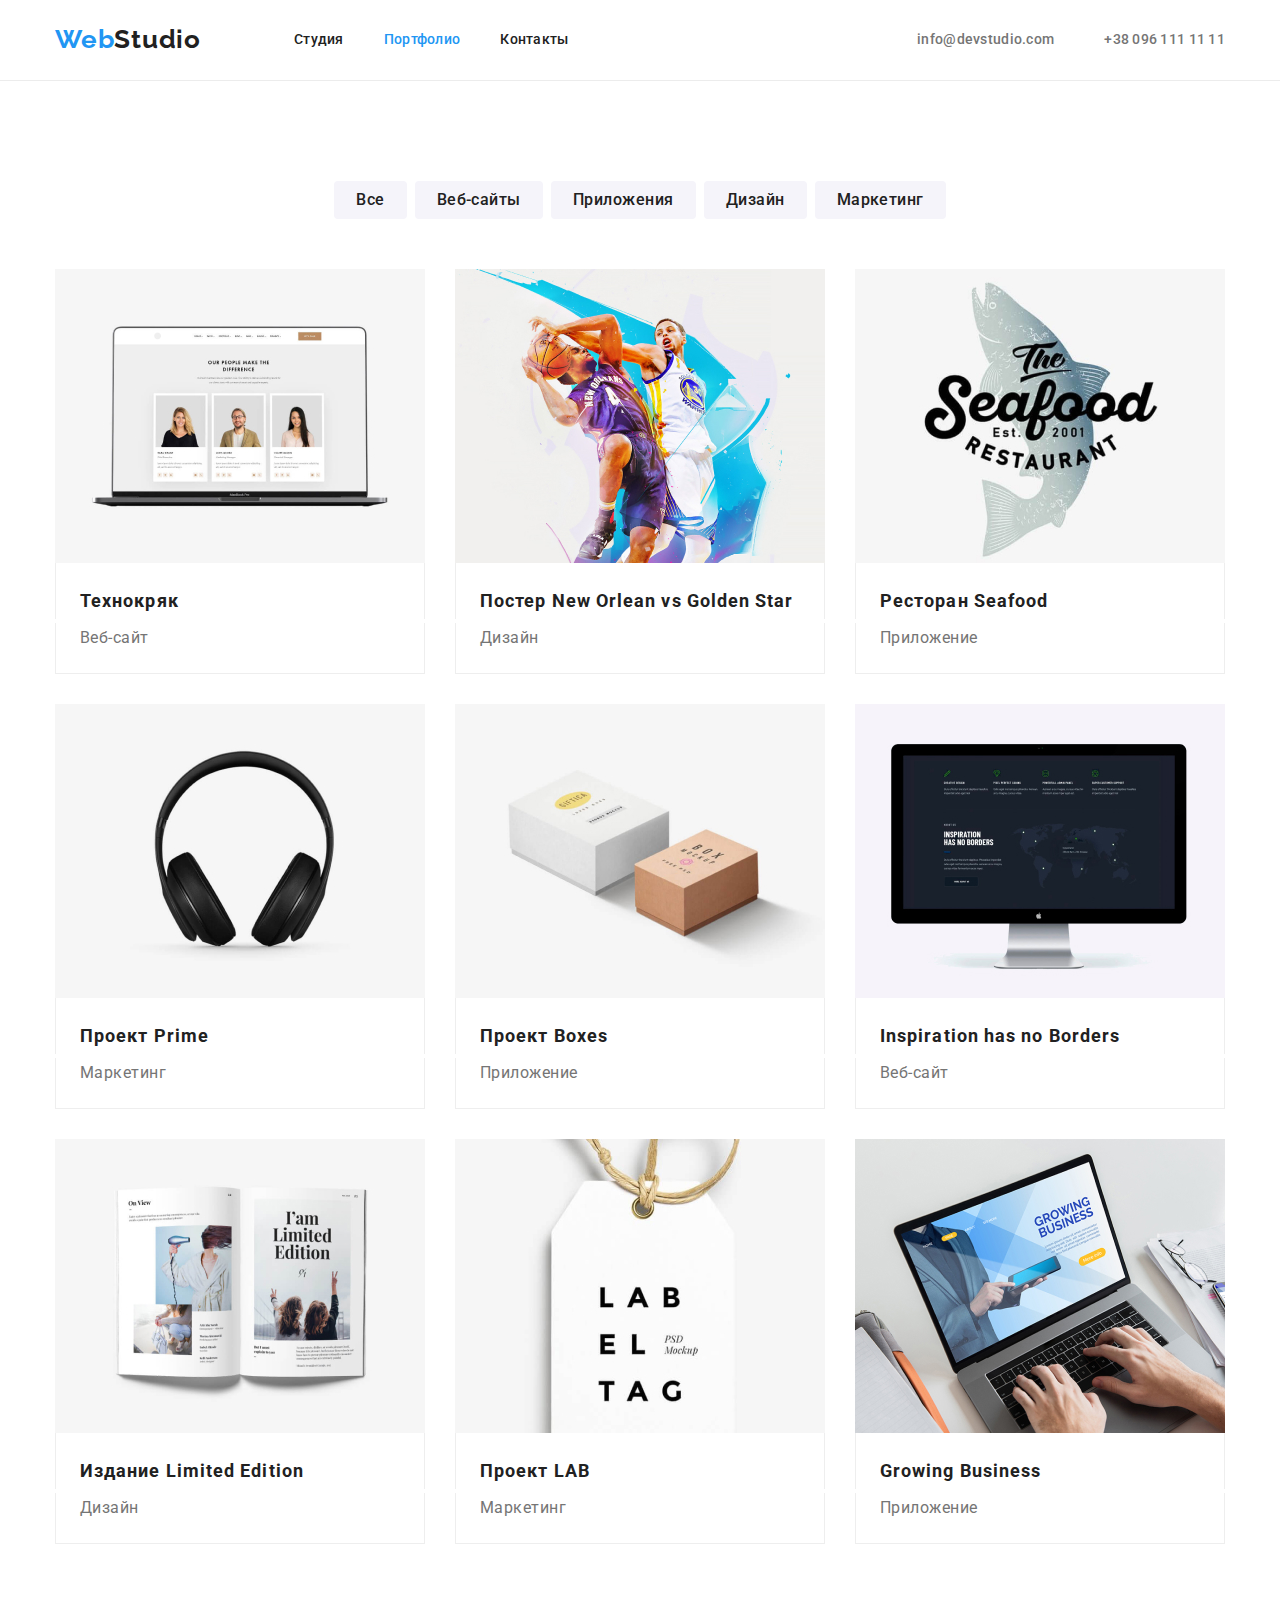
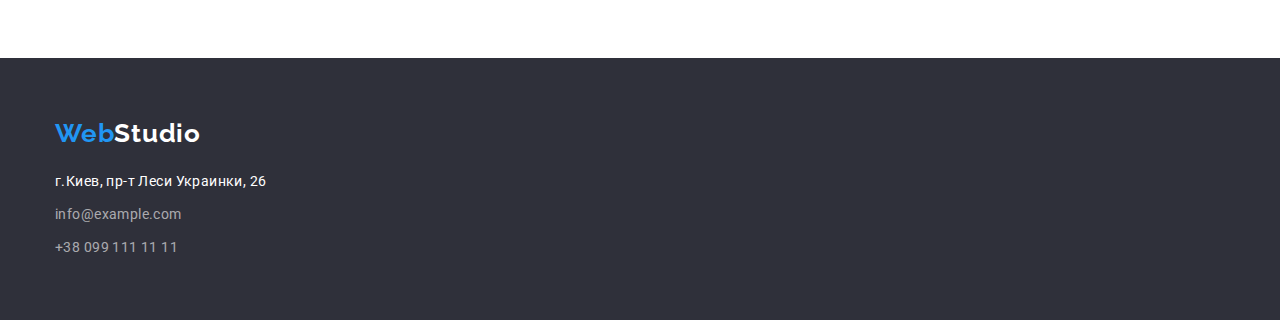
<file: portfolio.html>
<!DOCTYPE html>
<html lang="ru">
<head>
    <meta charset="UTF-8">
    <meta name="viewport" content="width=device-width, initial-scale=1.0">
    <title>Portfolio</title>
    <link href="https://fonts.googleapis.com/css2?family=Roboto:wght@400;500;700;900&display=swap" rel="stylesheet">
    <link href="https://fonts.googleapis.com/css2?family=Raleway:wght@400;700&display=swap" rel="stylesheet">
    <link href="https://fonts.googleapis.com/css2?family=Oleo+Script&display=swap" rel="stylesheet">
    <link rel="stylesheet" href="https://cdnjs.cloudflare.com/ajax/libs/modern-normalize/1.0.0/modern-normalize.min.css" />
    <link rel="stylesheet" href="./css/styles.css" />
</head>
<body>
    <!-- Шапка сайта -->
    <header class="header header-portfolio">
        <div class="container header-container">
            <nav class="navigation">
                <a href="./index.html" class="link-logo logo">Web<span class="link-logo-black">Studio</span></a>
                <ul class="list menu">
                    <li class="menu-item"><a href="./index.html" class="link menu-link">Студия</a></li>
                    <li class="menu-item"><a href="./portfolio.html" class="current-page">Портфолио</a></li>
                    <li class="menu-item"><a href="#contacts" class="link menu-link">Контакты</a></li>
                </ul>
            </nav>
            <ul class="list mail-tel">
                <li><a href="mailto:info@devstudio.com" class="link mail-menu-link mail">info@devstudio.com</a></li>
                <li><a href="tel:+380961111111" class="link mail-menu-link">+38 096 111 11 11</a></li>
            </ul>
    
        </div>
    
    </header>
    <main>
        <section class="portfolio-btn">
            <div class="container navigation-portfolio">
        <ul class="list portfolio-list">
            <li class="portfolio-item"><button class="btn-portfolio" type="button">Все</button></li>
            <li class="portfolio-item"><button class="btn-portfolio" type="button">Веб-сайты</button></li>
            <li class="portfolio-item"><button class="btn-portfolio" type="button">Приложения</button></li>
            <li class="portfolio-item"><button class="btn-portfolio" type="button">Дизайн</button></li>
            <li><button class="btn-portfolio" type="button">Маркетинг</button></li>
        </ul>
            </div>
        </section>

        <section class="portfolio-pb">
            <div class="container">
            <ul class="list portfolio-lst">
                <li class="portfolio-box"><img class="img-portfolio" src="./img/techno.jpg" alt="Технокряк" width="370" />
                    <h4 class="portfolio">Технокряк</h4>
                    <p class="portfolio-dscr">Веб-сайт</p>
                </li>
                
                <li class="portfolio-box"><img class="img-portfolio" src="./img/neworlean.jpg" alt="Постер" width="370" />
                    <h4 class="portfolio">Постер New Orlean vs Golden Star</h4>
                    <p class="portfolio-dscr">Дизайн</p>
                </li>

                <li class="portfolio-box"><img class="img-portfolio" src="./img/seafood.jpg" alt="Seafood restaurant" width="370" />
                    <h4 class="portfolio">Ресторан Seafood</h4>
                    <p class="portfolio-dscr">Приложение</p>
                </li>

                <li class="portfolio-box"><img class="img-portfolio" src="./img/headphones.jpg" alt="Prime project" width="370" />
                    <h4 class="portfolio">Проект Prime</h4>
                    <p class="portfolio-dscr">Маркетинг</p>
                </li>

                <li class="portfolio-box"><img class="img-portfolio" src="./img/boxes.jpg" alt="Boxes" width="370" />
                    <h4 class="portfolio">Проект Boxes</h4>
                    <p class="portfolio-dscr">Приложение</p>
                </li>

                <li class="portfolio-box"><img class="img-portfolio" src="./img/inspiration.jpg" alt="Inspiration" width="370" />
                    <h4 class="portfolio">Inspiration has no Borders</h4>
                    <p class="portfolio-dscr">Веб-сайт</p>
                </li>

                <li class="portfolio-box"><img class="img-portfolio" src="./img/limitededition.jpg" alt="Limited edition" width="370" />
                    <h4 class="portfolio">Издание Limited Edition</h4>
                    <p class="portfolio-dscr">Дизайн</p>
                </li>

                <li class="portfolio-box"><img class="img-portfolio" src="./img/lab.jpg" alt="LAB project" width="370" />
                    <h4 class="portfolio">Проект LAB</h4>
                    <p class="portfolio-dscr">Маркетинг</p>

                <li class="portfolio-box"><img class="img-portfolio" src="./img/business.jpg" alt="Growing Business" width="370" />
                    <h4 class="portfolio">Growing Business</h4>
                    <p class="portfolio-dscr">Приложение</p>
                </li>
            </ul>
            </div>
        </section>
    </main>
    <!-- Футер -->
    <footer class="dark-bg">
        <div class="container footer-container">
            <div id="contacts">
                <a href="./index.html" class="link-logo">Web<span class="link-logo-white">Studio</span></a>
                <address>
                    <ul class="list">
                        <li class="footer-list">
                            <a href="https://goo.gl/maps/73yQ8bq3998Z3wym6" target="_blank" rel="noopener noreferer"
                                class="link adress">г.Киев, пр-т Леси Украинки, 26</a>
                        </li>
                        <li class="footer-mail">
                            <a href="https://info@example.com" target="_blank" rel="noopener noreferer"
                                class="link mail-menu">info@example.com</a>
                        </li>
                        <li><a href="tel:+380991111111" class="link mail-menu">+38 099 111 11 11</a></li>
                    </ul>
                </address>
            </div>
        </div>
    </footer>
</body>
</html>
</file>
<file: css/styles.css>
:root {
  --main-text-cl: #757575;
  --accent-cl: #2196f3;
  --black: #212121;
  --white: #ffffff;
  --gray: rgba(255, 255, 255, 0.6);
  --dark-bg: #2f303a;
  --light-grey: #f5f4fa;
}

html {
  box-sizing: border-box;
}
*,
*::before,
*::after {
  box-sizing: inherit;
}

img {
  display: inline-block;
  max-width: 100%;
  height: auto;
}

h1,
h2,
h3,
h4 p {
  margin-top: 0;
  margin-bottom: 0;
}

body {
  font-family: Roboto;
  font-size: 14px;
  line-height: 1.71;
  letter-spacing: 0.03em;
  color: var(--main-text-cl);
}

address {
  font-style: normal;
}

.visually-hidden {
  position: absolute !important;
  clip: rect(1px 1px 1px 1px);
  clip: rect(1px, 1px, 1px, 1px);
  padding: 0 !important;
  border: 0 !important;
  height: 1px !important;
  width: 1px !important;
  overflow: hidden;
}

.container {
  width: 1200px;
  padding-left: 15px;
  padding-right: 15px;
  margin-right: auto;
  margin-left: auto;
}

.header {
  padding-top: 24px;
  padding-bottom: 25px;
}

.header-portfolio {
  border-bottom: 1px solid #ececec;
  margin-bottom: 100px;
}

.header-container {
  display: flex;
  justify-content: flex-end;
  align-items: center;
}

.navigation {
  display: flex;
  align-items: center;
  margin-right: auto;
}

.header .logo {
  margin-right: 93px;
}

.menu {
  display: inline-flex;
}

.menu-item:not(:last-child) {
  margin-right: 40px;
}

.mail-tel {
  display: flex;
  align-items: center;
}

.mail {
  margin-right: 50px;
}

.list {
  list-style: none;
  margin: 0;
  padding: 0;
}

.link {
  color: inherit;
  text-decoration: none;
}

.link:hover,
.link:focus {
  color: var(--accent-cl);
}

.current-page {
  text-decoration: none;
  font-family: Roboto;
  font-weight: 500;
  font-size: 14px;
  line-height: 1.14;
  letter-spacing: 0.02em;
  color: var(--accent-cl);
}
.current-page:hover,
.current-page:focus {
  color: var(--black);
}

.link-logo {
  text-decoration: none;
  font-family: Raleway, Oleo Script;
  font-weight: 700;
  font-size: 26px;
  line-height: 1.19;
  letter-spacing: 0.03em;
  color: var(--accent-cl);
}

.link-logo-black {
  text-decoration: none;
  font-family: Raleway, Oleo Script;
  font-weight: 700;
  font-size: 26px;
  line-height: 1.19;
  letter-spacing: 0.03em;
  color: var(--black);
}

.link-logo-white {
  text-decoration: none;
  font-family: Raleway, Oleo Script;
  font-weight: 700;
  font-size: 26px;
  line-height: 1.19;
  letter-spacing: 0.03em;
  color: var(--white);
}

.menu-link {
  font-family: Roboto;
  font-weight: 500;
  font-size: 14px;
  line-height: 1.14;
  letter-spacing: 0.02em;
  color: var(--black);
}

.mail-menu-link {
  font-family: Roboto;
  font-weight: 500;
  font-size: 14px;
  line-height: 1.14;
  letter-spacing: 0.02em;
  color: var(--main-text-cl);
}

.dark-bg {
  background-color: var(--dark-bg);
}

.hero {
  display: flex;
  padding-top: 200px;
  padding-bottom: 200px;
  text-align: center;
}

.title {
  font-family: Roboto;
  font-weight: 900;
  font-size: 44px;
  line-height: 1.36;
  text-align: center;
  letter-spacing: 0.06em;
  text-transform: uppercase;
  color: var(--white);
}

.btn {
  display: inline-block;
  padding: 10px 32px;
  min-width: 200px;
  font-family: Roboto;
  font-weight: 700;
  font-size: 16px;
  line-height: 1.875;
  letter-spacing: 0.06em;
  color: var(--white);
  box-shadow: 0px 4px 4px rgba(0, 0, 0, 0.15);
  border-radius: 4px;
  background-color: var(--accent-cl);
  margin-top: 30px;
}

.btn:hover,
.btn:focus {
  color: var(--accent-cl);
  background-color: var(--white);
}

.btn-portfolio {
  display: inline-block;
  font-family: Roboto;
  font-weight: 500;
  font-size: 16px;
  line-height: 1.625;
  text-align: center;
  letter-spacing: 0.03em;
  color: var(--black);
  background-color: var(--light-grey);
  border: none;
  border-radius: 4px;
  padding-top: 6px;
  padding-right: 22px;
  padding-bottom: 6px;
  padding-left: 22px;
}

.btn-portfolio:hover,
.btn-portfolio:focus {
  color: var(--white);
  background-color: var(--accent-cl);
}

.heading {
  font-family: Roboto;
  font-weight: bold;
  font-size: 14px;
  line-height: 1.14;
  letter-spacing: 0.03em;
  text-transform: uppercase;
  color: var(--black);
  margin-bottom: 10px;
}

.advantages {
  margin-bottom: 94px;
}

.flexbox {
  display: flex;
  justify-content: space-between;
}

.content-box {
  width: calc((100%-90px) / 4);
  margin-right: 30px;
}
.duties {
  margin-bottom: 94px;
}

.duties-box {
  width: calc((100%-60px) / 3);
  margin-right: 30px;
}
.item-title {
  font-family: Roboto;
  font-weight: bold;
  font-size: 36px;
  line-height: 1.17;
  text-align: center;
  letter-spacing: 0.03em;
  color: var(--black);
  margin-bottom: 50px;
}

.crew-list {
  display: flex;
  flex-wrap: wrap;
  margin-left: -30px;
  margin-top: -30px;
}

.crew-item {
  flex-basis: calc(100 / 4-30px);
  margin-left: 30px;
  margin-top: 30px;
  text-align: center;
  background-color: var(--white);
  box-shadow: 0px 1px 3px rgba(0, 0, 0, 0.12), 0px 1px 1px rgba(0, 0, 0, 0.14),
    0px 2px 1px rgba(0, 0, 0, 0.2);
  border-radius: 0px 0px 4px 4px;
  width: 270px;
  height: 368px;
}
.crew-container {
  background-color: var(--light-grey);
  padding-bottom: 94px;
  padding-top: 94px;
}
.crew-name {
  font-family: Roboto;
  font-weight: 500;
  font-size: 16px;
  line-height: 1.19;
  text-align: center;
  letter-spacing: 0.03em;
  color: var(--black);
  margin: 0;
  margin-top: 30px;
  margin-bottom: 10px;
}

.crew-position {
  font-family: Roboto;
  font-weight: normal;
  font-size: 16px;
  line-height: 1.19;
  text-align: center;
  letter-spacing: 0.03em;
  color: var(--main-text-cl);
  margin: 0;
  margin-bottom: 30px;
}

.footer-container {
  padding-top: 60px;
  padding-bottom: 60px;
}

.footer-list {
  margin-top: 20px;
  margin-bottom: 9px;
}

.footer-mail {
  margin-bottom: 9px;
}

.adress {
  font-family: Roboto;
  font-weight: normal;
  font-size: 14px;
  line-height: 1.71;
  letter-spacing: 0.03em;
  color: var(--white);
}

.mail-menu {
  font-family: Roboto;
  font-weight: normal;
  font-size: 14px;
  line-height: 1.71;
  letter-spacing: 0.03em;
  color: var(--gray);
}

.portfolio {
  font-family: Roboto;
  font-weight: bold;
  font-size: 18px;
  line-height: 2;
  letter-spacing: 0.06em;
  color: var(--black);
  margin: 0;
  padding-top: 20px;
  padding-left: 24px;
  padding-right: 24px;
  border-right: 1px solid #eeeeee;
  border-left: 1px solid #eeeeee;
}

.portfolio-dscr {
  font-family: Roboto;
  font-style: normal;
  font-size: 16px;
  line-height: 1.875;
  letter-spacing: 0.03em;
  color: var(--main-text-cl);
  margin: 0;
  margin-top: 4px;
  padding-left: 24px;
  padding-right: 24px;
  padding-bottom: 20px;
  border-bottom: 1px solid #eeeeee;
  border-right: 1px solid #eeeeee;
  border-left: 1px solid #eeeeee;
}

.navigation-portfolio {
  display: flex;
  align-items: center;
  justify-content: center;
}

.img-portfolio {
  display: block;
  /* margin-bottom: 20px; */
}

.portfolio-list {
  display: flex;
  justify-content: center;
  align-items: center;
}

.portfolio-item {
  margin-right: 8px;
}

.portfolio-btn {
  margin-bottom: 50px;
  margin-top: 100px;
}

.portfolio-box {
  flex-basis: calc(100 / 3-30px);
  margin-left: 30px;
  margin-top: 30px;
  display: block;
}

.portfolio-lst {
  display: flex;
  flex-wrap: wrap;
  margin-left: -30px;
  margin-top: -30px;
}

.portfolio-pb {
  padding-bottom: 114px;
}
</file>
